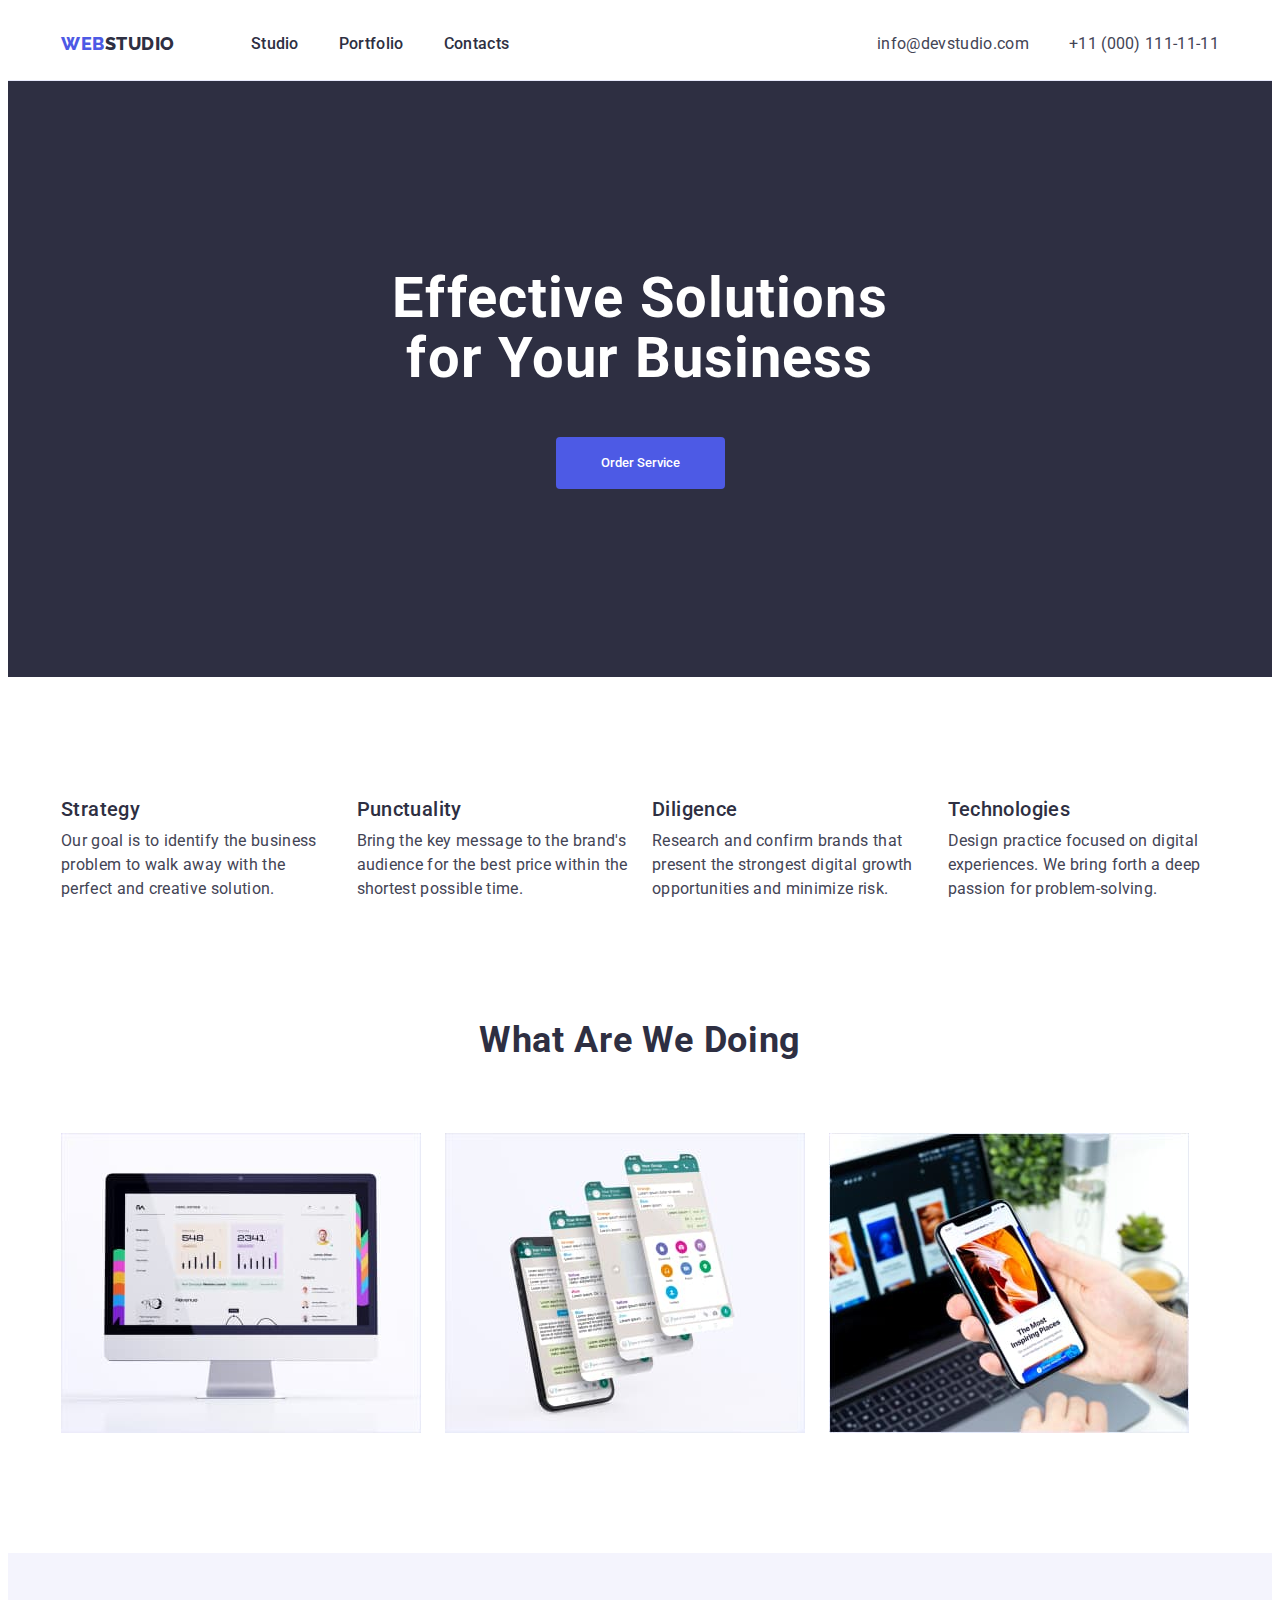
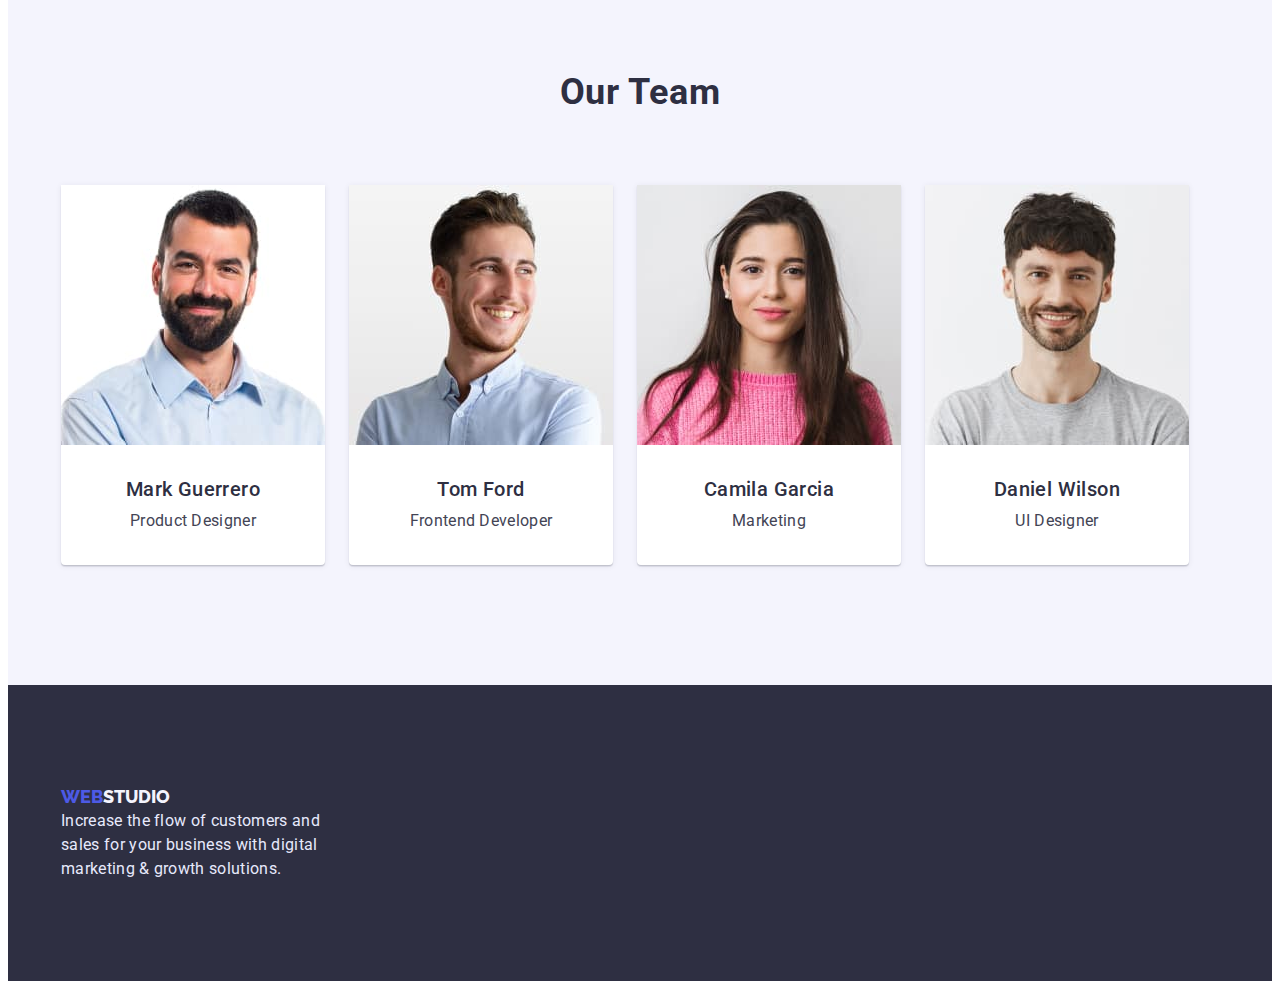
<file: index.html>
<!DOCTYPE html>
<html lang="en">
  <head>
    <meta charset="UTF-8" />
    <meta http-equiv="X-UA-Compatible" content="IE=edge" />
    <meta name="viewport" content="width=device-width, initial-scale=1.0" />
    <title>Document</title>
    <link rel="preconnect" href="https://fonts.googleapis.com" />
    <link rel="preconnect" href="https://fonts.gstatic.com" crossorigin />
    <link
      rel="stylesheet"
      href="https://fonts.googleapis.com/css2?family=Raleway:wght@800&family=Roboto:wght@400;500;700;900&display=swap"
    />
    <link
      rel="stylesheet"
      href="https://cdnjs.cloudflare.com/ajax/libs/modern-normalize/1.1.0/modern-normalize.min.css"
      integrity="sha512-wpPYUAdjBVSE4KJnH1VR1HeZfpl1ub8YT/NKx4PuQ5NmX2tKuGu6U/JRp5y+Y8XG2tV+wKQpNHVUX03MfMFn9Q=="
      crossorigin="anonymous"
      referrerpolicy="no-referrer"
    />
    <link rel="stylesheet" href="./css/styles.css" />
  </head>
  <body>
    <!--HEADER-->
    <header class="header">
      <div class="container header-container">
        <nav class="header-navigation">
          <a class="logo-header link" href="./index.html">
            <span class="piece">WEB</span>STUDIO</a
          >
          <ul class="header-list list">
            <li class="header-item">
              <a class="header-link link" href="./index.html">Studio</a>
            </li>
            <li class="header-item">
              <a class="header-link link" href="./portfolio.html">Portfolio</a>
            </li>
            <li class="header-item">
              <a class="header-link link" href="">Contacts</a>
            </li>
          </ul>
        </nav>
        <address class="adress">
          <ul class="header-contact list">
            <li class="header-contact-item">
              <a
                class="header-contact-link link"
                href="mailto:info@devstudio.com"
                >info@devstudio.com</a
              >
            </li>
            <li class="header-contact-item">
              <a class="header-contact-link link" href="tel:+110001111111"
                >+11 (000) 111-11-11</a
              >
            </li>
          </ul>
        </address>
      </div>
    </header>
    <main>
      <!--HERO-->
      <section class="hero section">
        <div class="container">
          <h1 class="hero-title">Effective Solutions for Your Business</h1>
          <button type="button" class="hero-btn">Order Service</button>
        </div>
      </section>

      <!--SOLUTIONS-->
      <section class="solutions section">
        <div class="container">
          <h2 class="section-title visually-hidden">solution</h2>
          <ul class="solutions-list">
            <li class="solution-item">
              <h3 class="solution-subtitle">Strategy</h3>
              <p class="solution-text">
                Our goal is to identify the business problem to walk away with
                the perfect and creative solution.
              </p>
            </li>

            <li class="solution-item">
              <h3 class="solution-subtitle">Punctuality</h3>
              <p class="solution-text">
                Bring the key message to the brand's audience for the best price
                within the shortest possible time.
              </p>
            </li>

            <li class="solution-item">
              <h3 class="solution-subtitle">Diligence</h3>
              <p class="solution-text">
                Research and confirm brands that present the strongest digital
                growth opportunities and minimize risk.
              </p>
            </li>

            <li class="solution-item">
              <h3 class="solution-subtitle">Technologies</h3>
              <p class="solution-text">
                Design practice focused on digital experiences. We bring forth a
                deep passion for problem-solving.
              </p>
            </li>
          </ul>
        </div>
      </section>
      <!--SERVICES-->
      <section class="services section">
        <div class="container">
          <h2 class="services-title centered">What are we doing</h2>
          <ul class="services-list">
            <li class="services-item">
              <img
                src="./images/computer.jpg"
                alt="problem analysis"
                width="360"
                height="300"
              />
            </li>
            <li class="services-item">
              <img
                src="./images/applications.jpg"
                alt="applications"
                width="360"
                height="300"
              />
            </li>
            <li class="services-item">
              <img
                src="./images/phone.jpg"
                alt="information comes to phone"
                width="360"
                height="300"
              />
            </li>
          </ul>
        </div>
      </section>

      <!--TEAM-->
      <section class="team section">
        <div class="container">
          <h2 class="team-title centered section-title">Our Team</h2>
          <ul class="team-list">
            <li class="team-item">
              <img
                class="team-img"
                src="./images/markguerrero.jpg"
                alt="a man with beard"
                width="264"
                height="260"
              />
              <div class="team-set">
                <h3 class="team-subtitle centered">Mark Guerrero</h3>
                <p class="team-text centered">Product Designer</p>
              </div>
            </li>

            <li class="team-item">
              <img
                class="team-img"
                src="./images/tomford.jpg"
                alt="smiling man"
                width="264"
                height="260"
              />
              <div class="team-set">
                <h3 class="team-subtitle centered">Tom Ford</h3>
                <p class="team-text centered">Frontend Developer</p>
              </div>
            </li>

            <li class="team-item">
              <img
                class="team-img"
                src="./images/camilagarsia.jpg"
                alt="a woman in pink sweater"
                width="264"
                height="260"
              />
              <div class="team-set">
                <h3 class="team-subtitle centered">Camila Garcia</h3>
                <p class="team-text centered">Marketing</p>
              </div>
            </li>

            <li class="team-item">
              <img
                class="team-img"
                src="./images/danielwilson.jpg"
                alt="smiling man with beard"
                width="264"
                height="260"
              />
              <div class="team-set">
                <h3 class="team-subtitle centered">Daniel Wilson</h3>
                <p class="team-text centered">UI Designer</p>
              </div>
            </li>
          </ul>
        </div>
      </section>
    </main>

    <!--FOOTER-->
    <footer class="footer">
      <div class="container">
        <a class="logo-footer link" href="./index.html"
          ><span class="piece">WEB</span>STUDIO</a
        >
        <p class="footer-text">
          Increase the flow of customers and sales for your business with
          digital marketing & growth solutions.
        </p>
      </div>
    </footer>
  </body>
</html>
</file>
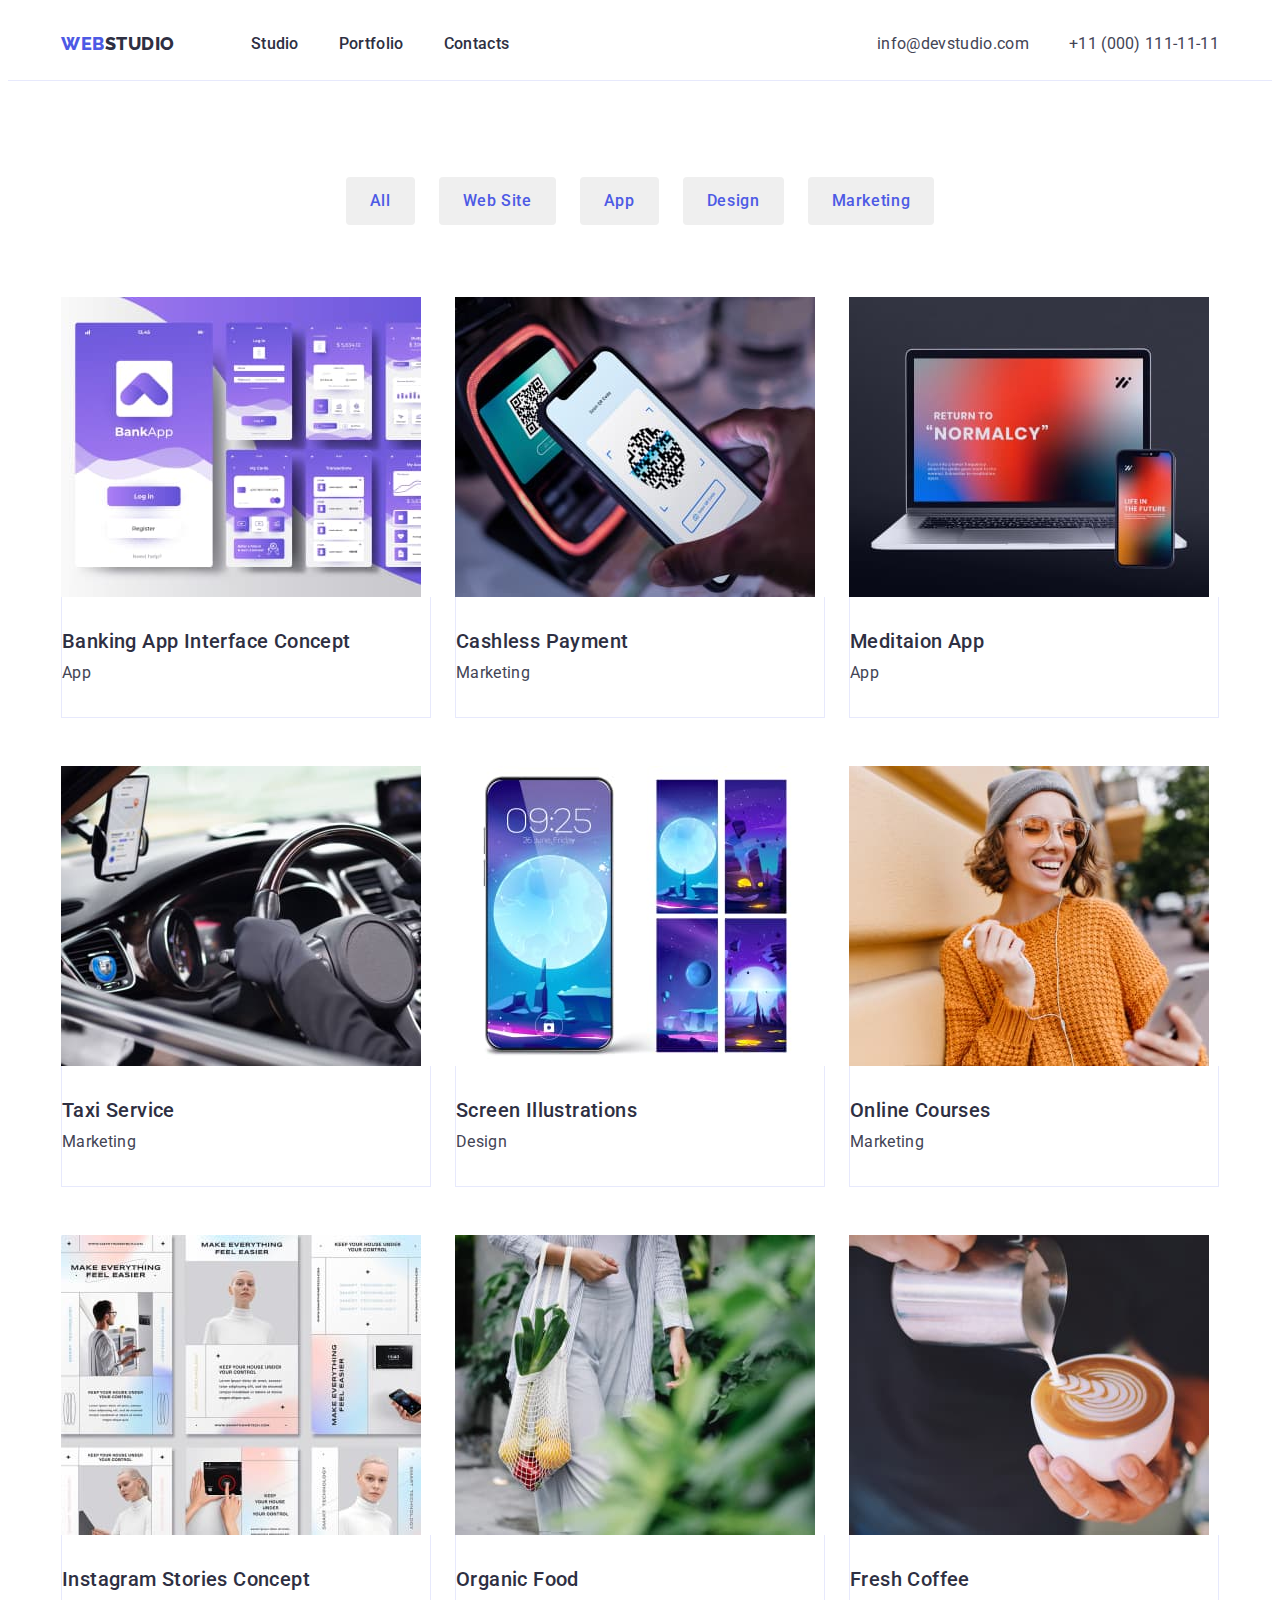
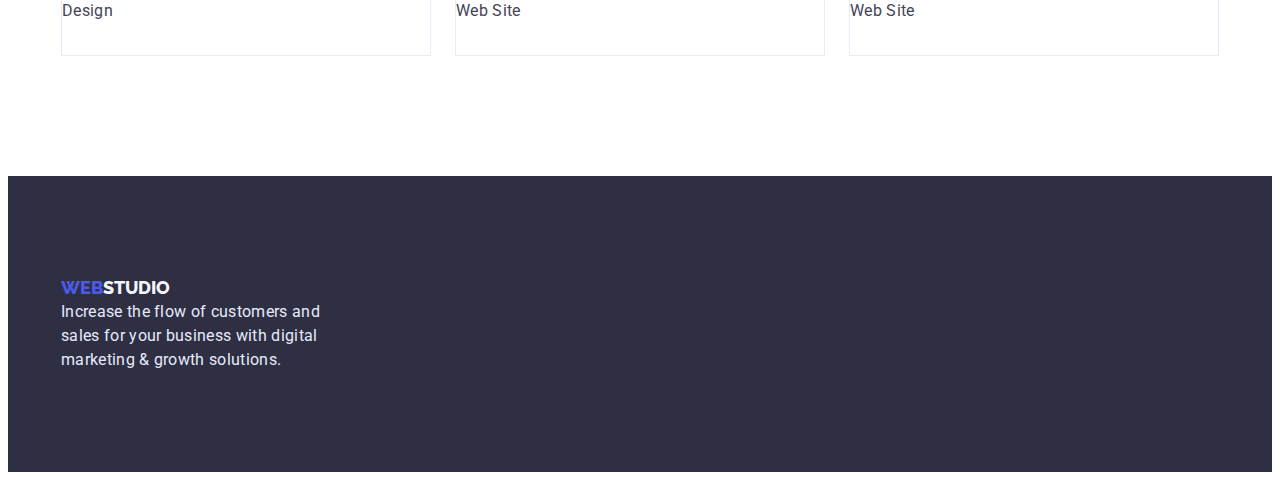
<file: portfolio.html>
<!DOCTYPE html>
<html lang="en">
  <head>
    <meta charset="UTF-8" />
    <meta http-equiv="X-UA-Compatible" content="IE=edge" />
    <meta name="viewport" content="width=device-width, initial-scale=1.0" />
    <title>Document</title>
    <link rel="preconnect" href="https://fonts.googleapis.com" />
    <link rel="preconnect" href="https://fonts.gstatic.com" crossorigin />
    <link
      href="https://fonts.googleapis.com/css2?family=Raleway:wght@800&family=Roboto:wght@400;500;700;900&display=swap"
      rel="stylesheet"
    />
    <link rel="stylesheet" href="https://cdnjs.cloudflare.com/ajax/libs/modern-normalize/1.1.0/modern-normalize.min.css" integrity="sha512-wpPYUAdjBVSE4KJnH1VR1HeZfpl1ub8YT/NKx4PuQ5NmX2tKuGu6U/JRp5y+Y8XG2tV+wKQpNHVUX03MfMFn9Q==" crossorigin="anonymous" referrerpolicy="no-referrer" />
    <link rel="stylesheet" href="./css/styles.css" />
  </head>
  <body>
    <!--HEADER-->
    <header class="header">
      <div class="container header-container">
        <nav class="header-navigation">
          <a class="logo-header link" href="./index.html">
            <span class="piece">WEB</span>STUDIO</a
          >
          <ul class="header-list list">
            <li class="header-item">
              <a class="header-link link" href="./index.html">Studio</a>
            </li>
            <li class="header-item">
              <a class="header-link link" href="./portfolio.html">Portfolio</a>
            </li>
            <li class="header-item">
              <a class="header-link link" href="">Contacts</a>
            </li>
          </ul>
        </nav>
        <address class="adress">
          <ul class="header-contact list">
            <li class="header-contact-item">
              <a
                class="header-contact-link link"
                href="mailto:info@devstudio.com"
                >info@devstudio.com</a
              >
            </li>
            <li class="header-contact-item">
              <a class="header-contact-link link" href="tel:+110001111111"
                >+11 (000) 111-11-11</a
              >
            </li>
          </ul>
        </address>
      </div>
    </header>
    <main>
      <!--MAIN MENU-->
      <section class="menu section">
        <div class="container">
          <h1 class="menu-page-title visually-hidden">filter buttons</h1>
          <ul class="menu-list list">
            <li class="menu-item">
              <button type="button" class="menu-btn">All</button>
            </li>
            <li class="menu-item">
              <button type="button" class="menu-btn">Web Site</button>
            </li>
            <li class="menu-item">
              <button type="button" class="menu-btn">App</button>
            </li>
            <li class="menu-item">
              <button type="button" class="menu-btn">Design</button>
            </li>
            <li class="menu-item">
              <button type="button" class="menu-btn">Marketing</button>
            </li>
          </ul>
          <ul class="portfolio-list">
            <li class="portfolio-item">
              <img
                class="portfolio-img"
                src="./images/banking-app-interface-concept.jpg"
                alt="interface concept"
                width="360"
                height="300"
              />
              <div class="box">
                <h2 class="sec-subtitle">Banking App Interface Concept</h2>
                <p class="sec-text">App</p>
              </div>
            </li>
            <li class="portfolio-item">
              <img
                class="portfolio-img"
                src="./images/cashless-payment.jpg"
                alt="cashless payment by phone"
                width="360"
                height="300"
              />
              <div class="box">
                <h2 class="sec-subtitle">Cashless Payment</h2>
                <p class="sec-text">Marketing</p>
              </div>
            </li>
            <li class="portfolio-item">
              <img
                class="portfolio-img"
                src="./images/meditaion-app.jpg"
                alt="meditaion app for computer and phone"
                width="360"
                height="300"
              />
              <div class="box">
                <h2 class="sec-subtitle">Meditaion App</h2>
                <p class="sec-text">App</p>
              </div>
            </li>
            <li class="portfolio-item">
              <img
                class="portfolio-img"
                src="./images/taxi-service.jpg"
                alt="a person driving and using the applikation"
                width="360"
                height="300"
              />
              <div class="box">
                <h2 class="sec-subtitle">Taxi Service</h2>
                <p class="sec-text">Marketing</p>
              </div>
            </li>
            <li class="portfolio-item">
              <img
                class="portfolio-img"
                src="./images/screen-illustrations.jpg"
                alt="a phone with different illustrations"
                width="360"
                height="300"
              />
              <div class="box">
                <h2 class="sec-subtitle">Screen Illustrations</h2>
                <p class="sec-text">Design</p>
              </div>
            </li>
            <li class="portfolio-item">
              <img
                class="portfolio-img"
                src="./images/online-courses.jpg"
                alt="a young woman in orange sweater studying online course"
                width="360"
                height="300"
              />
              <div class="box">
                <h2 class="sec-subtitle">Online Courses</h2>
                <p class="sec-text">Marketing</p>
              </div>
            </li>
            <li class="portfolio-item">
              <img
                class="portfolio-img"
                src="./images/instagram-stories-concept.jpg"
                alt="correct and consistent instagram stories concept"
                width="360"
                height="300"
              />
              <div class="box">
                <h2 class="sec-subtitle">Instagram Stories Concept</h2>
                <p class="sec-text">Design</p>
              </div>
            </li>
            <li class="portfolio-item">
              <img
                class="portfolio-img"
                src="./images/organic-food.jpg"
                alt="a woman walks and carries organic products in a bag"
                width="360"
                height="300"
              />
              <div class="box">
                <h2 class="sec-subtitle">Organic Food</h2>
                <p class="sec-text">Web Site</p>
              </div>
            </li>
            <li class="portfolio-item">
              <img
                class="portfolio-img"
                src="./images/fresh-coffee.jpg"
                alt="a man pouring whipped cream into coffee"
                width="360"
                height="300"
              />
              <div class="box">
                <h2 class="sec-subtitle">Fresh Coffee</h2>
                <p class="sec-text">Web Site</p>
              </div>
            </li>
          </ul>
        </div>
      </section>
    </main>
    <!--FOOTER-->
  </body>
</html>
 <footer class="footer">
      <div class="container">
        <a class="logo-footer link" href="./index.html"
          ><span class="piece">WEB</span>STUDIO</a
        >
        <p class="footer-text">
          Increase the flow of customers and sales for your business with
          digital marketing & growth solutions.
        </p>
      </div>
    </footer>
  </body>
</html>
</file>
<file: css/styles.css>
.list {
  padding: 0;
  margin: 0;
  list-style: none;
}
.link {
  text-decoration: none;
}
h1,
h2,
h3,
h4,
h5,
h6,
p {
  margin: 0;
}

ul {
  padding: 0;
  margin-top: 0;
  margin-bottom: 0;
}
button {
  cursor: pointer;
}
img {
  display: block;
}
.centered {
  text-align: center;
}
.section {
  padding-top: 120px;
  padding-bottom: 120px;
}

/*контейнер*/
.container {
  width: 1158px;
  padding-left: 15px;
  padding-right: 15px;
  margin-left: auto;
  margin-right: auto;
}

body {
  font-family: 'Roboto', sans-serif;
  font-size: 16px;
  background-color: var(--first-color);
}

/*cxлопывание*/
.visually-hidden {
  position: absolute;
  white-space: nowrap;
  width: 1px;
  height: 1px;
  overflow: hidden;
  border: 0;
  padding: 0;
  clip: rect(0 0 0 0);
  clip-path: inset(50%);
  margin: -1px;
}
:root {
  --first-color: #ffffff;
  --second-color: #2e2f42;
  --third-color: #404bbf;
  --fourth-color: #4d5ae5;
  --fifth-color: #f4f4fd;
  --sixth-color: #e7e9fc;
  --next-color: #f4f4fd;
  --text-color: #434455;

  --background-color-1: #ffffff;
  --beckground-color-2: #2e2f42;
  --background-color-3: #f4f4fd;

  --first-line-height: 1.5;
  --second-line-height: 1.33;
  --third-line-height: 1.2;
  --fours-line-height: 1.07;
  --fifth-line-height: 1.11;

  --typical-font-weight: 500;
  --first-font-weight: 800;

  --first-letter-spacing: 0.02em;
  --second-letter-spacing: 0.03em;
  --third-letter-spacing: 0.04em;

  --first-font-size: 20px;
  --second-font-size: 18px;
  --third-font-size: 56px;
  --fourth-font-size: 36px;
}

/*======================HEADER===========================*/
.header {
  border-bottom: 1px solid var(--sixth-color);
}
.header-container {
  display: flex;
  align-items: center;
}
.header-navigation {
  display: flex;
  align-items: center;
}
.logo-header {
  font-family: 'Raleway', sans-serif;
  font-weight: var(--first-font-weight);

  font-size: var(--second-font-size);
  line-height: var(--second-line-height);
  color: var(--second-color);
  letter-spacing: var(--second-letter-spacing);
}
.piece {
  color: var(--fourth-color);
}

/*ul*/
.header-list {
  display: flex;
  margin-left: 76px;
}

/*li*/
.header-item {
  margin-right: 40px;
}
.header-item:last-child {
  margin-right: 0;
}
.adress {
  margin-left: auto;
}
.header-contact {
  display: flex;
}
.header-contact-item {
  margin-right: 40px;
}
.header-contact-item:last-child {
  margin-right: 0;
}

.header-link {
  display: block;
  padding-top: 24px;
  padding-bottom: 24px;

  font-weight: var(--typical-font-weight);
  font-size: var(font-size);
  line-height: var(--first-line-height);
  letter-spacing: var(--first-letter-spacing);
  color: var(--second-color);
}
.header-link:hover {
  color: var(--third-color);
}
.header-contact-link {
  font-size: var(font-size);
  line-height: var(--first-line-height);
  letter-spacing: var(--first-letter-spacing);
  color: var(--text-color);
  font-style: normal;
}
.header-contact-link:hover {
  color: var(--third-color);
}
/*======================/HEADER==========================*/
/*======================HERO=============================*/

.hero {
  padding-top: 188px;
  padding-bottom: 188px;
  text-align: center;

  background: var(--second-color);
}
.hero-title {
  width: 500px;
  margin: 0 auto;
  margin-top: 0;
  margin-bottom: 48px;

  font-size: var(--third-font-size);
  line-height: var(--fours-line-height);
  letter-spacing: var(--first-letter-spacing);
  color: var(--first-color);
}
.hero-btn {
  border-radius: 4px;
  padding: 16px 32px;
  min-width: 169px;

  font-family: inherit;
  font-weight: var(--typical-font-weight);
  line-height: var(--first-line-height);
  cursor: pointer;
  color: var(--first-color);
  background: var(--fourth-color);
  border: none;
}
.hero-btn:hover,
.hero-btn:focus {
  background: var(--third-color);
}
/*======================/HERO============================*/
/*====================SOLUTIONS==========================*/

/*section-cекция*/
.solutions {
  padding-bottom: 0;
}

/*h2*/
.section-title {
  margin-top: 0;
  margin-bottom: 8px;
}

/*UL*/
.solutions-list {
  padding: 0;
  margin: 0;
  list-style: none;
  display: flex;
  column-gap: 24px;
}

/*LI*/
.solution-item {
  flex-basis: calc((100% - 72px) / 4);
}

/*h3-подзаголовок*/
.solution-subtitle {
  margin-top: 0;
  margin-bottom: 8px;
  text-align: left;

  font-weight: var(--typical-font-weight);
  font-size: var(--first-font-size);
  line-height: var(--third-line-height);
  letter-spacing: var(--first-letter-spacing);
  color: var(--second-color);
}

/*P-текст*/
.solution-text {
  text-align: left;

  line-height: var(--first-line-height);
  letter-spacing: var(--first-letter-spacing);
  color: var(--text-color);
}
/*====================/SOLUTIONS=========================*/
/*=====================SERVICES==========================*/

/*h2*/
.services-title {
  margin-top: 0;
  margin-bottom: 72px;

  font-size: var(--fourth-font-size);
  line-height: var(--fifth-line-height);
  letter-spacing: var(--first-letter-spacing);
  text-transform: capitalize;
  color: var(--second-color);
}
/*ul*/
.services-list {
  padding: 0;
  margin: 0;
  list-style: none;
  display: flex;
  column-gap: 24px;
}
/*li*/
.services-item {
  margin-top: 0;
  margin-bottom: 0;
}
/*=====================/SERVICES==========================*/
/*======================TEAM============================*/
.team {
  background: var(--background-color-3);
}
/*h2*/
.team-title {
  font-size: var(--fourth-font-size);
  line-height: var(--fifth-line-height);
  /* identical to box height, or 111% */

  text-align: center;
  letter-spacing: var(--first-letter-spacing);
  color: var(--second-color);

  margin-top: 0;
  margin-bottom: 72px;
}

/*ul*/
.team-list {
  list-style: none;
  display: flex;
  column-gap: 24px;
}
/*li*/
.team-item {
  background: var(--first-color);
  box-shadow: 0px 1px 6px rgba(46, 47, 66, 0.08),
    0px 1px 1px rgba(46, 47, 66, 0.16), 0px 2px 1px rgba(46, 47, 66, 0.08);
  border-radius: 0px 0px 4px 4px;
}

/*set из h3 и p*/
.team-set {
  padding: 32px 0;
}
/*h3*/
.team-subtitle {
  font-weight: var(--typical-font-weight);
  font-size: 20px;
  line-height: var(--third-line-height);
  /* identical to box height, or 120% */

  text-align: center;
  letter-spacing: var(--first-letter-spacing);
  color: var(--second-color);
  margin-bottom: 8px;
}
/*p*/
.team-text {
  line-height: var(--first-line-height);
  /* identical to box height, or 150% */

  text-align: center;
  letter-spacing: var(--first-letter-spacing);

  /* SLATE */

  color: var(--text-color);
}
/*=====================/TEAM============================*/
/*====================FOOTER=============================*/
.footer {
  padding-top: 100px;
  padding-bottom: 100px;
  background: var(--beckground-color-2);
}

.logo-footer {
  margin-top: 0;
  margin-bottom: 16px;

  font-family: 'Raleway', sans-serif;
  font-weight: var(--first-font-weight);
  font-size: var(--second-font-size);
  line-height: var(--second-line-height);
  color: var(--next-color);
}
.footer-text {
  width: 264px;

  line-height: var(--first-line-height);
  letter-spacing: var(--first-letter-spacing);

  color: var(--sixth-color);
}
/*===================/FOOTER=============================*/
/*=================MAIN MENU=============================*/
.menu {
  padding-top: 96px;
}

/*ul-cписок кнопок*/
.menu-list {
  display: flex;
  column-gap: 24px;
  justify-content: center;
  padding-bottom: 72px;
}

.menu-btn {
  font-family: inherit;
  font-weight: var(--typical-font-weight);
  font-size: var(--font-size);
  line-height: var(--first-line-height);
  letter-spacing: var(--third-letter-spacing);
  cursor: pointer;
  color: var(--fourth-color);
  border: none;
  border-radius: 4px;
  min-width: 55px;
  padding: 12px 24px;
}
.menu-btn:hover {
  background-color: var(--third-color);
  color: var(--first-color);
}

/*ul-список img*/
.portfolio-list {
  list-style: none;
  display: flex;
  flex-wrap: wrap;
}

/*li*/
.portfolio-item {
  margin-bottom: 48px;
  margin-right: 24px;
  flex-basis: calc((100% - 48px) / 3);
}
.portfolio-item:nth-last-child(3n + 1) {
  margin-right: 0;
}
.portfolio-item:nth-last-child(-n + 3) {
  margin-bottom: 0;
}
.box {
  padding-left: 16px;
  border-bottom: 1px solid var(--sixth-color);
  border-left: 1px solid var(--sixth-color);
  border-right: 1px solid var(--sixth-color);
  padding: 32px 0;
}
/*h2*/
.sec-subtitle {
  font-weight: var(--typical-font-weight);
  font-size: var(--first-font-size);
  line-height: var(--third-line-height);
  /* identical to box height, or 120% */

  letter-spacing: var(--first-letter-spacing);
  color: var(--second-color);
  margin-bottom: 8px;
}
/*p*/
.sec-text {
  line-height: var(--first-line-height);
  letter-spacing: var(--first-letter-spacing);
  color: var(--text-color);
}
/*================/MAIN MENU=============================*/
</file>
